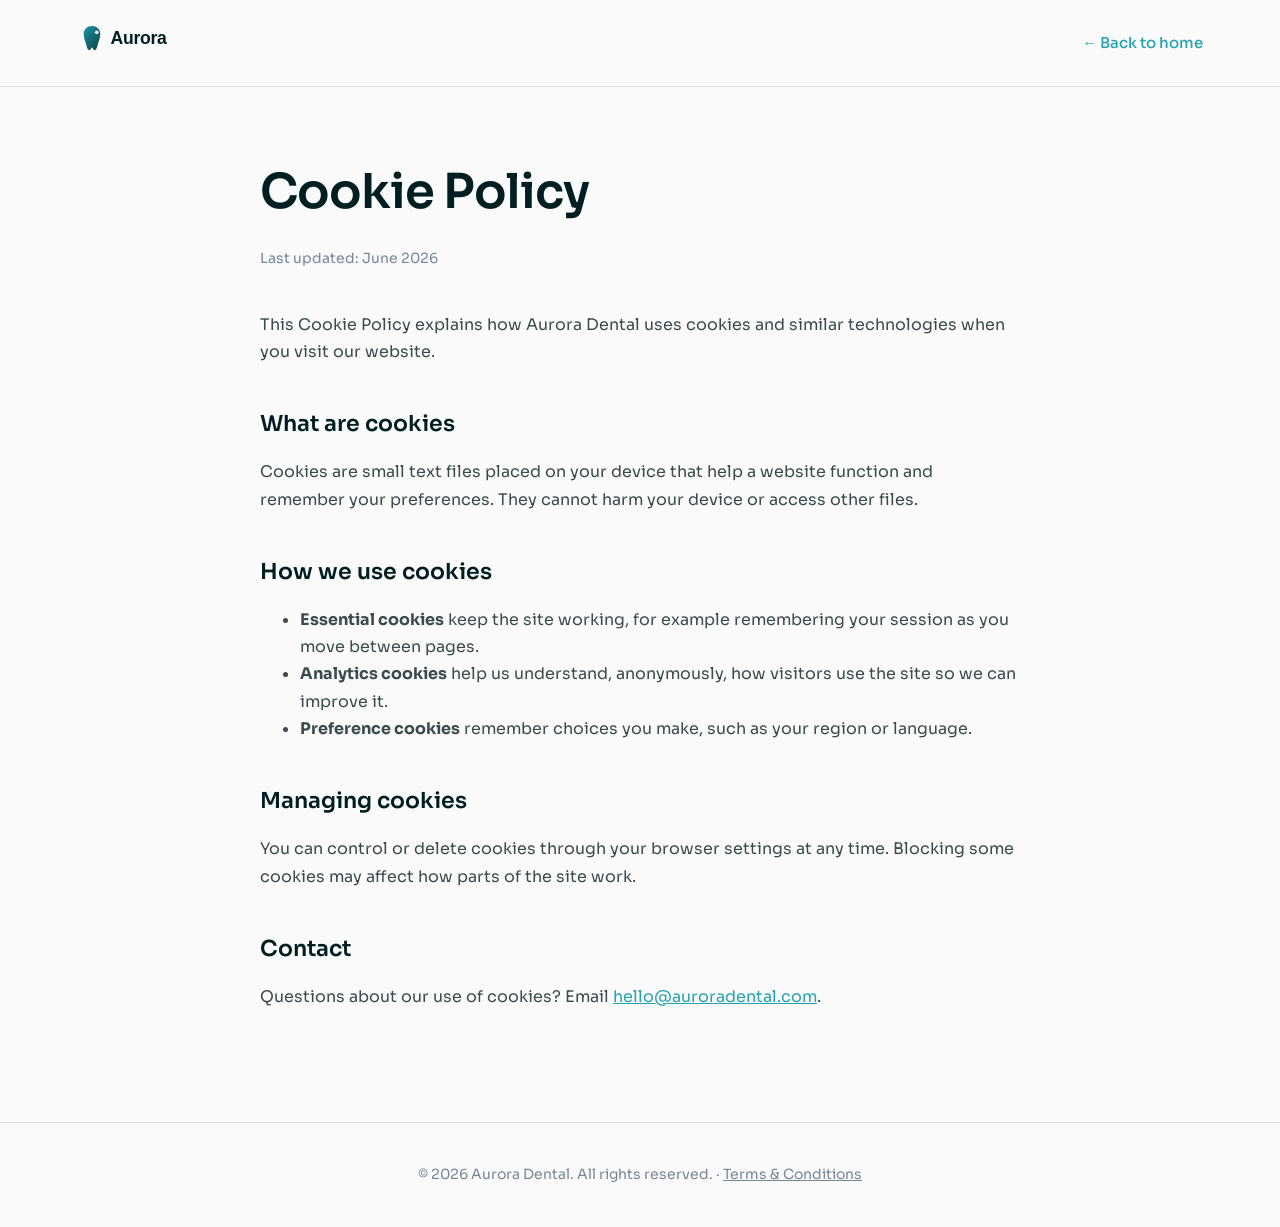
<file: cookies.html>
<!DOCTYPE html>
<html lang="en">
<head>
    <meta charset="utf-8"/>
    <title>Cookie Policy | Aurora Dental</title>
    <meta content="How Aurora Dental uses cookies." name="description"/>
    <meta content="width=device-width, initial-scale=1" name="viewport"/>
    <link href="https://fonts.googleapis.com" rel="preconnect"/>
    <link href="https://fonts.gstatic.com" rel="preconnect" crossorigin/>
    <link href="https://fonts.googleapis.com/css2?family=Sora:wght@300;400;500;600;700&display=swap" rel="stylesheet"/>
    <link href="assets/img/favicon.svg" rel="shortcut icon" type="image/svg+xml"/>
    <link href="assets/img/webclip.png" rel="apple-touch-icon"/>
    <style>
        body{margin:0;background:#fafafa;color:#011f23;font-family:Sora,'Helvetica Neue',Arial,sans-serif;line-height:1.7;-webkit-font-smoothing:antialiased;}
        .legal-nav{display:flex;align-items:center;justify-content:space-between;padding:24px 6vw;border-bottom:1px solid #e2e2e2;}
        .legal-nav a.back{color:#24a3b1;text-decoration:none;font-weight:500;font-size:15px;}
        .legal-wrap{max-width:760px;margin:0 auto;padding:64px 24px 96px;}
        .legal-wrap h1{font-size:clamp(32px,5vw,48px);font-weight:600;letter-spacing:-1px;margin:0 0 8px;}
        .legal-wrap .updated{color:#758696;font-size:14px;margin-bottom:40px;}
        .legal-wrap h2{font-size:22px;font-weight:600;margin:40px 0 12px;}
        .legal-wrap p,.legal-wrap li{color:#3a4a4d;font-size:16px;}
        .legal-wrap a{color:#24a3b1;}
        .legal-foot{text-align:center;padding:40px 24px;border-top:1px solid #e2e2e2;color:#758696;font-size:14px;}
    </style>
</head>
<body>
    <div class="legal-nav">
        <a href="index.html"><img src="assets/img/lumora-logo.svg" alt="Aurora Dental logo" height="30"/></a>
        <a class="back" href="index.html">&larr; Back to home</a>
    </div>
    <main class="legal-wrap">
<h1>Cookie Policy</h1>
<p class="updated">Last updated: June 2026</p>

<p>This Cookie Policy explains how Aurora Dental uses cookies and similar technologies when you visit our website.</p>
<h2>What are cookies</h2>
<p>Cookies are small text files placed on your device that help a website function and remember your preferences. They cannot harm your device or access other files.</p>
<h2>How we use cookies</h2>
<ul>
<li><strong>Essential cookies</strong> keep the site working, for example remembering your session as you move between pages.</li>
<li><strong>Analytics cookies</strong> help us understand, anonymously, how visitors use the site so we can improve it.</li>
<li><strong>Preference cookies</strong> remember choices you make, such as your region or language.</li>
</ul>
<h2>Managing cookies</h2>
<p>You can control or delete cookies through your browser settings at any time. Blocking some cookies may affect how parts of the site work.</p>
<h2>Contact</h2>
<p>Questions about our use of cookies? Email <a href="mailto:hello@auroradental.com">hello@auroradental.com</a>.</p>

</main>
    <div class="legal-foot">&copy; 2026 Aurora Dental. All rights reserved. &middot; <a href="terms.html" style="color:#758696;">Terms &amp; Conditions</a></div>

<script>
/* Aurora image guard: any failed/empty image -> on-brand gradient SVG so nothing ever looks broken. */
(function(){
  function ph(label){
    var t=(label||'Aurora Dental').replace(/[<>&]/g,'').slice(0,22);
    var svg='<svg xmlns="http://www.w3.org/2000/svg" width="1280" height="720" viewBox="0 0 1280 720">'
     +'<defs><linearGradient id="lg" x1="0" y1="0" x2="1280" y2="720" gradientUnits="userSpaceOnUse">'
     +'<stop offset="0" stop-color="#24a3b1"/><stop offset="1" stop-color="#011f23"/></linearGradient></defs>'
     +'<rect width="1280" height="720" fill="url(#lg)"/>'
     +'<circle cx="640" cy="298" r="44" fill="#fff" opacity="0.9"/>'
     +'<text x="640" y="436" fill="#fff" font-family="Sora,Arial" font-size="40" font-weight="600" text-anchor="middle" opacity="0.92">'+t+'</text></svg>';
    return 'data:image/svg+xml;utf8,'+encodeURIComponent(svg);
  }
  function bind(im){
    im.addEventListener('error',function(){ if(im.dataset.fbk)return; im.dataset.fbk='1'; im.src=ph(im.alt); });
    if(im.complete && im.naturalWidth===0 && !im.dataset.fbk){ im.dataset.fbk='1'; im.src=ph(im.alt); }
  }
  document.querySelectorAll('img').forEach(bind);
})();
</script>
</body>
</html>
</file>
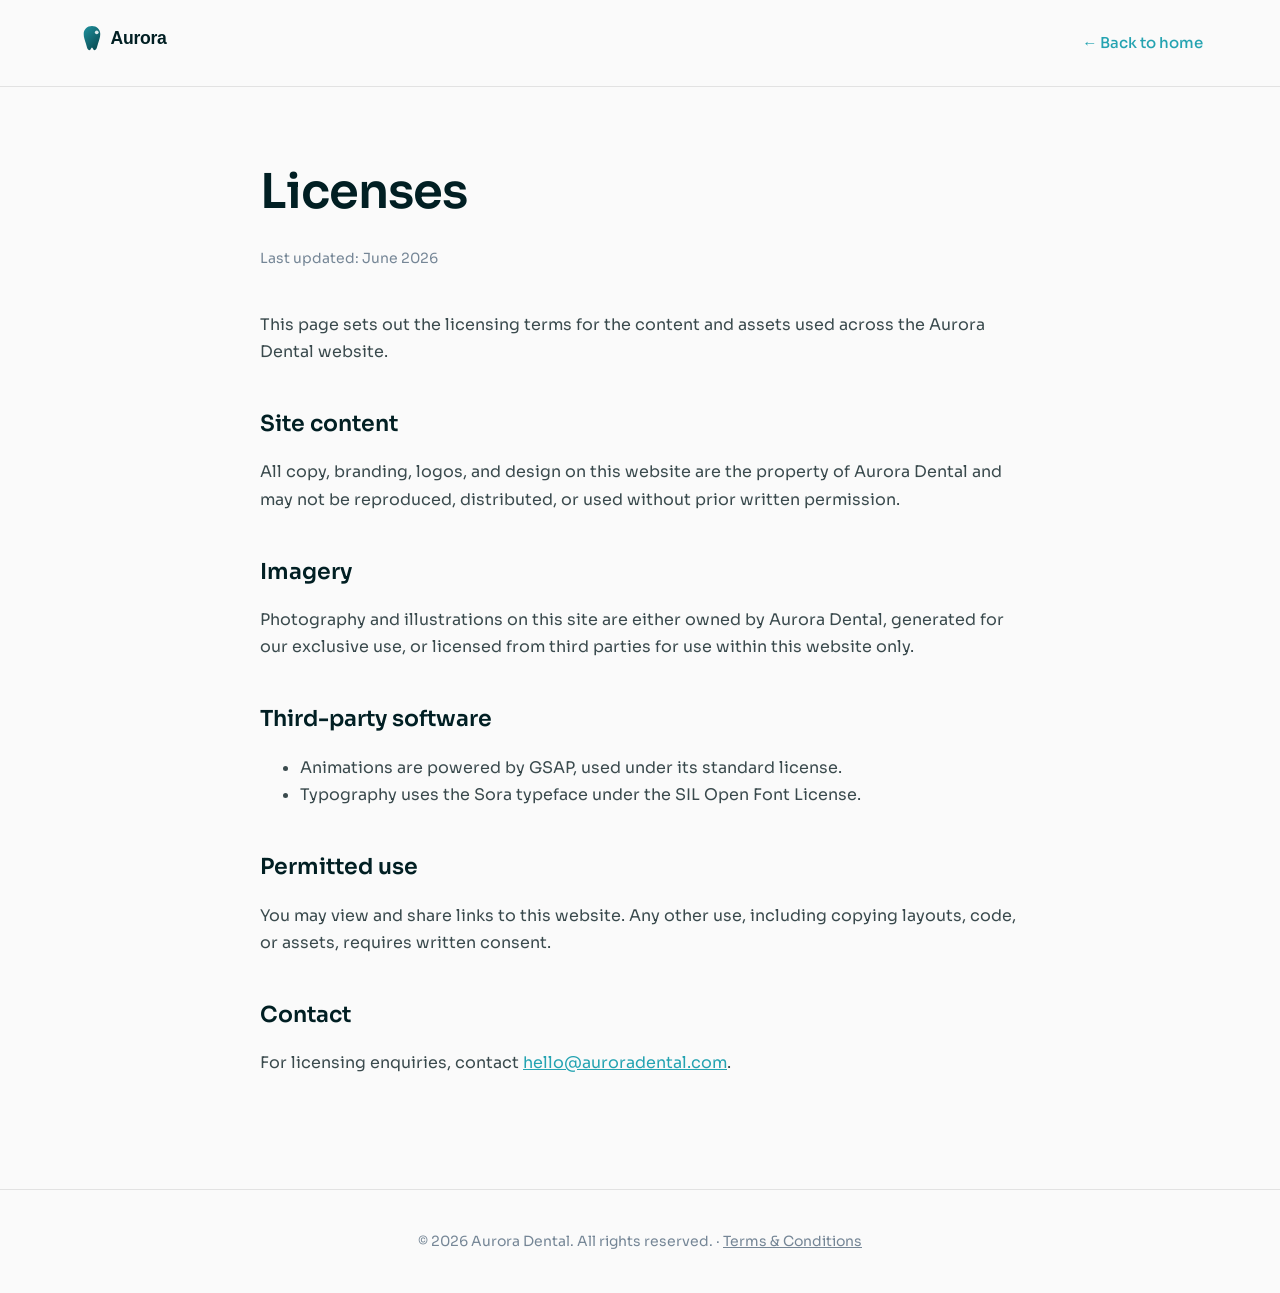
<file: licenses.html>
<!DOCTYPE html>
<html lang="en">
<head>
    <meta charset="utf-8"/>
    <title>Licenses | Aurora Dental</title>
    <meta content="Licensing terms for Aurora Dental site content and assets." name="description"/>
    <meta content="width=device-width, initial-scale=1" name="viewport"/>
    <link href="https://fonts.googleapis.com" rel="preconnect"/>
    <link href="https://fonts.gstatic.com" rel="preconnect" crossorigin/>
    <link href="https://fonts.googleapis.com/css2?family=Sora:wght@300;400;500;600;700&display=swap" rel="stylesheet"/>
    <link href="assets/img/favicon.svg" rel="shortcut icon" type="image/svg+xml"/>
    <link href="assets/img/webclip.png" rel="apple-touch-icon"/>
    <style>
        body{margin:0;background:#fafafa;color:#011f23;font-family:Sora,'Helvetica Neue',Arial,sans-serif;line-height:1.7;-webkit-font-smoothing:antialiased;}
        .legal-nav{display:flex;align-items:center;justify-content:space-between;padding:24px 6vw;border-bottom:1px solid #e2e2e2;}
        .legal-nav a.back{color:#24a3b1;text-decoration:none;font-weight:500;font-size:15px;}
        .legal-wrap{max-width:760px;margin:0 auto;padding:64px 24px 96px;}
        .legal-wrap h1{font-size:clamp(32px,5vw,48px);font-weight:600;letter-spacing:-1px;margin:0 0 8px;}
        .legal-wrap .updated{color:#758696;font-size:14px;margin-bottom:40px;}
        .legal-wrap h2{font-size:22px;font-weight:600;margin:40px 0 12px;}
        .legal-wrap p,.legal-wrap li{color:#3a4a4d;font-size:16px;}
        .legal-wrap a{color:#24a3b1;}
        .legal-foot{text-align:center;padding:40px 24px;border-top:1px solid #e2e2e2;color:#758696;font-size:14px;}
    </style>
</head>
<body>
    <div class="legal-nav">
        <a href="index.html"><img src="assets/img/lumora-logo.svg" alt="Aurora Dental logo" height="30"/></a>
        <a class="back" href="index.html">&larr; Back to home</a>
    </div>
    <main class="legal-wrap">
<h1>Licenses</h1>
<p class="updated">Last updated: June 2026</p>

<p>This page sets out the licensing terms for the content and assets used across the Aurora Dental website.</p>
<h2>Site content</h2>
<p>All copy, branding, logos, and design on this website are the property of Aurora Dental and may not be reproduced, distributed, or used without prior written permission.</p>
<h2>Imagery</h2>
<p>Photography and illustrations on this site are either owned by Aurora Dental, generated for our exclusive use, or licensed from third parties for use within this website only.</p>
<h2>Third-party software</h2>
<ul>
<li>Animations are powered by GSAP, used under its standard license.</li>
<li>Typography uses the Sora typeface under the SIL Open Font License.</li>
</ul>
<h2>Permitted use</h2>
<p>You may view and share links to this website. Any other use, including copying layouts, code, or assets, requires written consent.</p>
<h2>Contact</h2>
<p>For licensing enquiries, contact <a href="mailto:hello@auroradental.com">hello@auroradental.com</a>.</p>

</main>
    <div class="legal-foot">&copy; 2026 Aurora Dental. All rights reserved. &middot; <a href="terms.html" style="color:#758696;">Terms &amp; Conditions</a></div>

<script>
/* Aurora image guard: any failed/empty image -> on-brand gradient SVG so nothing ever looks broken. */
(function(){
  function ph(label){
    var t=(label||'Aurora Dental').replace(/[<>&]/g,'').slice(0,22);
    var svg='<svg xmlns="http://www.w3.org/2000/svg" width="1280" height="720" viewBox="0 0 1280 720">'
     +'<defs><linearGradient id="lg" x1="0" y1="0" x2="1280" y2="720" gradientUnits="userSpaceOnUse">'
     +'<stop offset="0" stop-color="#24a3b1"/><stop offset="1" stop-color="#011f23"/></linearGradient></defs>'
     +'<rect width="1280" height="720" fill="url(#lg)"/>'
     +'<circle cx="640" cy="298" r="44" fill="#fff" opacity="0.9"/>'
     +'<text x="640" y="436" fill="#fff" font-family="Sora,Arial" font-size="40" font-weight="600" text-anchor="middle" opacity="0.92">'+t+'</text></svg>';
    return 'data:image/svg+xml;utf8,'+encodeURIComponent(svg);
  }
  function bind(im){
    im.addEventListener('error',function(){ if(im.dataset.fbk)return; im.dataset.fbk='1'; im.src=ph(im.alt); });
    if(im.complete && im.naturalWidth===0 && !im.dataset.fbk){ im.dataset.fbk='1'; im.src=ph(im.alt); }
  }
  document.querySelectorAll('img').forEach(bind);
})();
</script>
</body>
</html>
</file>
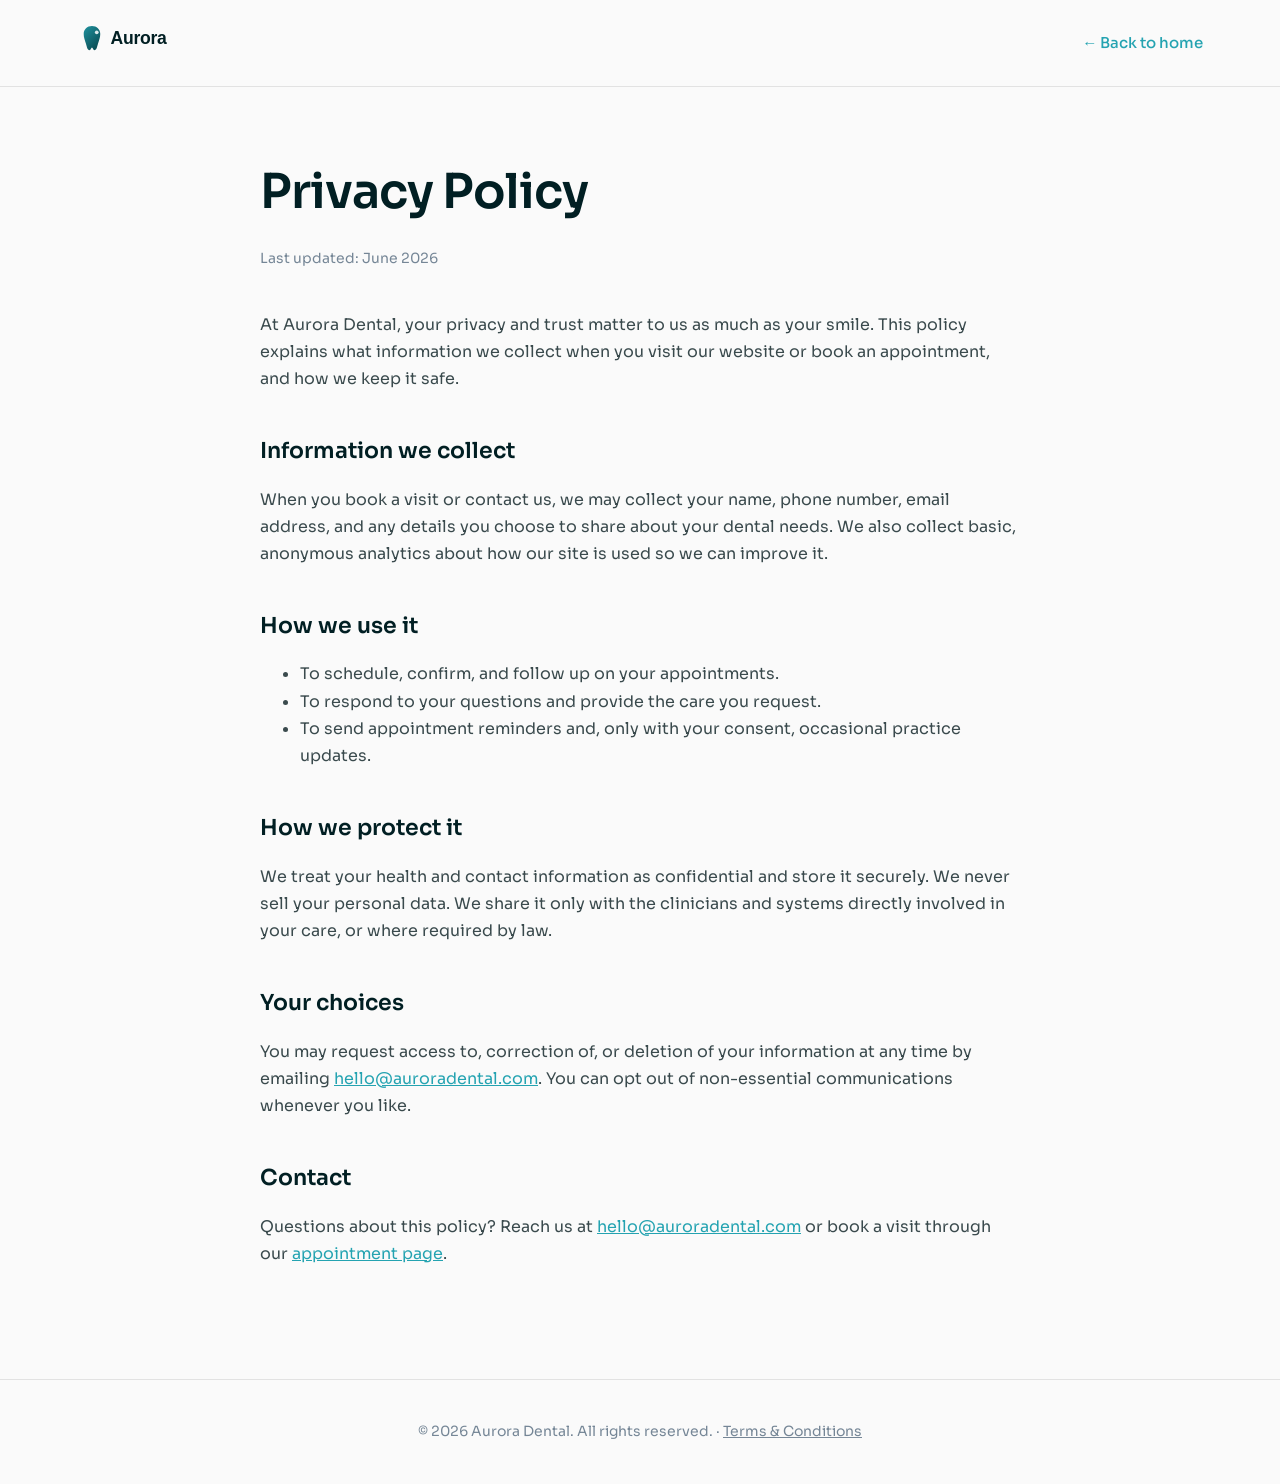
<file: privacy.html>
<!DOCTYPE html>
<html lang="en">
<head>
    <meta charset="utf-8"/>
    <title>Privacy Policy | Aurora Dental</title>
    <meta content="How Aurora Dental collects, uses, and protects your information." name="description"/>
    <meta content="width=device-width, initial-scale=1" name="viewport"/>
    <link href="https://fonts.googleapis.com" rel="preconnect"/>
    <link href="https://fonts.gstatic.com" rel="preconnect" crossorigin/>
    <link href="https://fonts.googleapis.com/css2?family=Sora:wght@300;400;500;600;700&display=swap" rel="stylesheet"/>
    <link href="assets/img/favicon.svg" rel="shortcut icon" type="image/svg+xml"/>
    <link href="assets/img/webclip.png" rel="apple-touch-icon"/>
    <style>
        body{margin:0;background:#fafafa;color:#011f23;font-family:Sora,'Helvetica Neue',Arial,sans-serif;line-height:1.7;-webkit-font-smoothing:antialiased;}
        .legal-nav{display:flex;align-items:center;justify-content:space-between;padding:24px 6vw;border-bottom:1px solid #e2e2e2;}
        .legal-nav a.back{color:#24a3b1;text-decoration:none;font-weight:500;font-size:15px;}
        .legal-wrap{max-width:760px;margin:0 auto;padding:64px 24px 96px;}
        .legal-wrap h1{font-size:clamp(32px,5vw,48px);font-weight:600;letter-spacing:-1px;margin:0 0 8px;}
        .legal-wrap .updated{color:#758696;font-size:14px;margin-bottom:40px;}
        .legal-wrap h2{font-size:22px;font-weight:600;margin:40px 0 12px;}
        .legal-wrap p,.legal-wrap li{color:#3a4a4d;font-size:16px;}
        .legal-wrap a{color:#24a3b1;}
        .legal-foot{text-align:center;padding:40px 24px;border-top:1px solid #e2e2e2;color:#758696;font-size:14px;}
    </style>
</head>
<body>
    <div class="legal-nav">
        <a href="index.html"><img src="assets/img/lumora-logo.svg" alt="Aurora Dental logo" height="30"/></a>
        <a class="back" href="index.html">&larr; Back to home</a>
    </div>
    <main class="legal-wrap">
        <h1>Privacy Policy</h1>
        <p class="updated">Last updated: June 2026</p>
        <p>At Aurora Dental, your privacy and trust matter to us as much as your smile. This policy explains what information we collect when you visit our website or book an appointment, and how we keep it safe.</p>
        <h2>Information we collect</h2>
        <p>When you book a visit or contact us, we may collect your name, phone number, email address, and any details you choose to share about your dental needs. We also collect basic, anonymous analytics about how our site is used so we can improve it.</p>
        <h2>How we use it</h2>
        <ul>
            <li>To schedule, confirm, and follow up on your appointments.</li>
            <li>To respond to your questions and provide the care you request.</li>
            <li>To send appointment reminders and, only with your consent, occasional practice updates.</li>
        </ul>
        <h2>How we protect it</h2>
        <p>We treat your health and contact information as confidential and store it securely. We never sell your personal data. We share it only with the clinicians and systems directly involved in your care, or where required by law.</p>
        <h2>Your choices</h2>
        <p>You may request access to, correction of, or deletion of your information at any time by emailing <a href="mailto:hello@auroradental.com">hello@auroradental.com</a>. You can opt out of non-essential communications whenever you like.</p>
        <h2>Contact</h2>
        <p>Questions about this policy? Reach us at <a href="mailto:hello@auroradental.com">hello@auroradental.com</a> or book a visit through our <a href="index.html#booking">appointment page</a>.</p>
    </main>
    <div class="legal-foot">&copy; 2026 Aurora Dental. All rights reserved. &middot; <a href="terms.html" style="color:#758696;">Terms &amp; Conditions</a></div>

<script>
/* Aurora image guard: any failed/empty image -> on-brand gradient SVG so nothing ever looks broken. */
(function(){
  function ph(label){
    var t=(label||'Aurora Dental').replace(/[<>&]/g,'').slice(0,22);
    var svg='<svg xmlns="http://www.w3.org/2000/svg" width="1280" height="720" viewBox="0 0 1280 720">'
     +'<defs><linearGradient id="lg" x1="0" y1="0" x2="1280" y2="720" gradientUnits="userSpaceOnUse">'
     +'<stop offset="0" stop-color="#24a3b1"/><stop offset="1" stop-color="#011f23"/></linearGradient></defs>'
     +'<rect width="1280" height="720" fill="url(#lg)"/>'
     +'<circle cx="640" cy="298" r="44" fill="#fff" opacity="0.9"/>'
     +'<text x="640" y="436" fill="#fff" font-family="Sora,Arial" font-size="40" font-weight="600" text-anchor="middle" opacity="0.92">'+t+'</text></svg>';
    return 'data:image/svg+xml;utf8,'+encodeURIComponent(svg);
  }
  function bind(im){
    im.addEventListener('error',function(){ if(im.dataset.fbk)return; im.dataset.fbk='1'; im.src=ph(im.alt); });
    if(im.complete && im.naturalWidth===0 && !im.dataset.fbk){ im.dataset.fbk='1'; im.src=ph(im.alt); }
  }
  document.querySelectorAll('img').forEach(bind);
})();
</script>
</body>
</html>
</file>
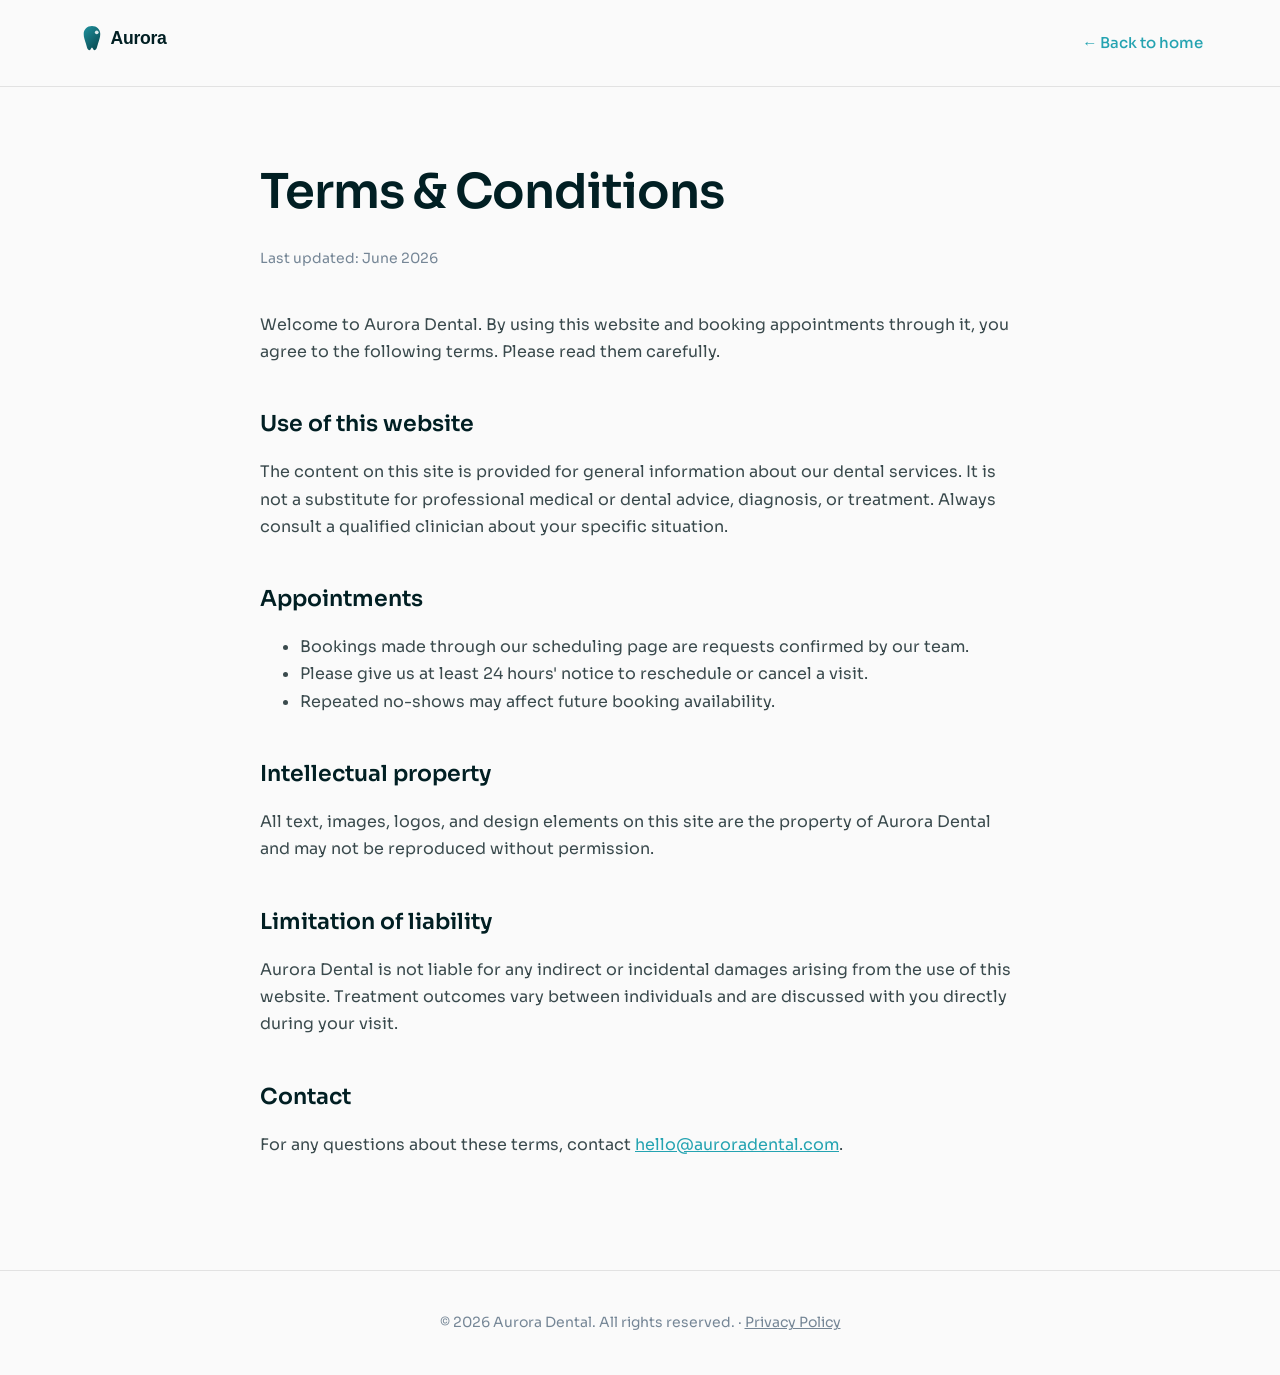
<file: terms.html>
<!DOCTYPE html>
<html lang="en">
<head>
    <meta charset="utf-8"/>
    <title>Terms &amp; Conditions | Aurora Dental</title>
    <meta content="The terms that apply when you use the Aurora Dental website and services." name="description"/>
    <meta content="width=device-width, initial-scale=1" name="viewport"/>
    <link href="https://fonts.googleapis.com" rel="preconnect"/>
    <link href="https://fonts.gstatic.com" rel="preconnect" crossorigin/>
    <link href="https://fonts.googleapis.com/css2?family=Sora:wght@300;400;500;600;700&display=swap" rel="stylesheet"/>
    <link href="assets/img/favicon.svg" rel="shortcut icon" type="image/svg+xml"/>
    <link href="assets/img/webclip.png" rel="apple-touch-icon"/>
    <style>
        body{margin:0;background:#fafafa;color:#011f23;font-family:Sora,'Helvetica Neue',Arial,sans-serif;line-height:1.7;-webkit-font-smoothing:antialiased;}
        .legal-nav{display:flex;align-items:center;justify-content:space-between;padding:24px 6vw;border-bottom:1px solid #e2e2e2;}
        .legal-nav a.back{color:#24a3b1;text-decoration:none;font-weight:500;font-size:15px;}
        .legal-wrap{max-width:760px;margin:0 auto;padding:64px 24px 96px;}
        .legal-wrap h1{font-size:clamp(32px,5vw,48px);font-weight:600;letter-spacing:-1px;margin:0 0 8px;}
        .legal-wrap .updated{color:#758696;font-size:14px;margin-bottom:40px;}
        .legal-wrap h2{font-size:22px;font-weight:600;margin:40px 0 12px;}
        .legal-wrap p,.legal-wrap li{color:#3a4a4d;font-size:16px;}
        .legal-wrap a{color:#24a3b1;}
        .legal-foot{text-align:center;padding:40px 24px;border-top:1px solid #e2e2e2;color:#758696;font-size:14px;}
    </style>
</head>
<body>
    <div class="legal-nav">
        <a href="index.html"><img src="assets/img/lumora-logo.svg" alt="Aurora Dental logo" height="30"/></a>
        <a class="back" href="index.html">&larr; Back to home</a>
    </div>
    <main class="legal-wrap">
        <h1>Terms &amp; Conditions</h1>
        <p class="updated">Last updated: June 2026</p>
        <p>Welcome to Aurora Dental. By using this website and booking appointments through it, you agree to the following terms. Please read them carefully.</p>
        <h2>Use of this website</h2>
        <p>The content on this site is provided for general information about our dental services. It is not a substitute for professional medical or dental advice, diagnosis, or treatment. Always consult a qualified clinician about your specific situation.</p>
        <h2>Appointments</h2>
        <ul>
            <li>Bookings made through our scheduling page are requests confirmed by our team.</li>
            <li>Please give us at least 24 hours' notice to reschedule or cancel a visit.</li>
            <li>Repeated no-shows may affect future booking availability.</li>
        </ul>
        <h2>Intellectual property</h2>
        <p>All text, images, logos, and design elements on this site are the property of Aurora Dental and may not be reproduced without permission.</p>
        <h2>Limitation of liability</h2>
        <p>Aurora Dental is not liable for any indirect or incidental damages arising from the use of this website. Treatment outcomes vary between individuals and are discussed with you directly during your visit.</p>
        <h2>Contact</h2>
        <p>For any questions about these terms, contact <a href="mailto:hello@auroradental.com">hello@auroradental.com</a>.</p>
    </main>
    <div class="legal-foot">&copy; 2026 Aurora Dental. All rights reserved. &middot; <a href="privacy.html" style="color:#758696;">Privacy Policy</a></div>

<script>
/* Aurora image guard: any failed/empty image -> on-brand gradient SVG so nothing ever looks broken. */
(function(){
  function ph(label){
    var t=(label||'Aurora Dental').replace(/[<>&]/g,'').slice(0,22);
    var svg='<svg xmlns="http://www.w3.org/2000/svg" width="1280" height="720" viewBox="0 0 1280 720">'
     +'<defs><linearGradient id="lg" x1="0" y1="0" x2="1280" y2="720" gradientUnits="userSpaceOnUse">'
     +'<stop offset="0" stop-color="#24a3b1"/><stop offset="1" stop-color="#011f23"/></linearGradient></defs>'
     +'<rect width="1280" height="720" fill="url(#lg)"/>'
     +'<circle cx="640" cy="298" r="44" fill="#fff" opacity="0.9"/>'
     +'<text x="640" y="436" fill="#fff" font-family="Sora,Arial" font-size="40" font-weight="600" text-anchor="middle" opacity="0.92">'+t+'</text></svg>';
    return 'data:image/svg+xml;utf8,'+encodeURIComponent(svg);
  }
  function bind(im){
    im.addEventListener('error',function(){ if(im.dataset.fbk)return; im.dataset.fbk='1'; im.src=ph(im.alt); });
    if(im.complete && im.naturalWidth===0 && !im.dataset.fbk){ im.dataset.fbk='1'; im.src=ph(im.alt); }
  }
  document.querySelectorAll('img').forEach(bind);
})();
</script>
</body>
</html>
</file>
